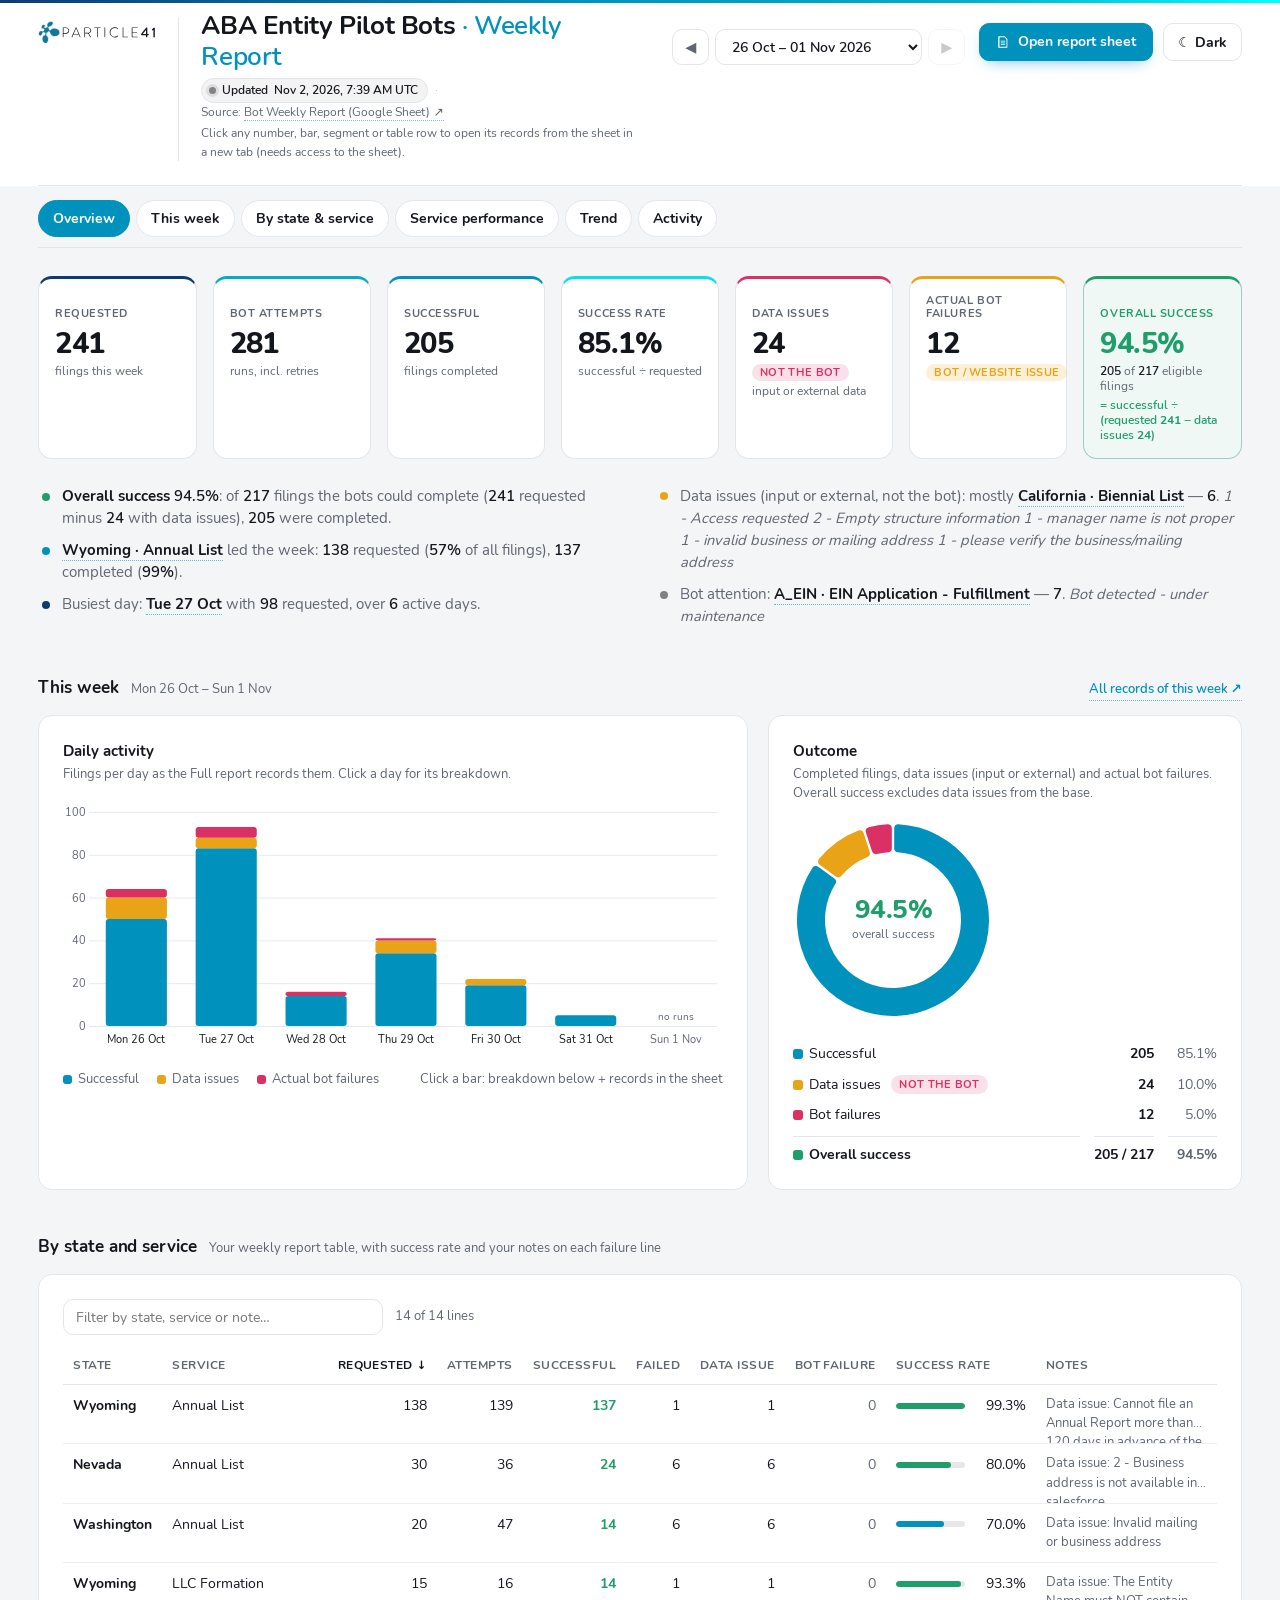
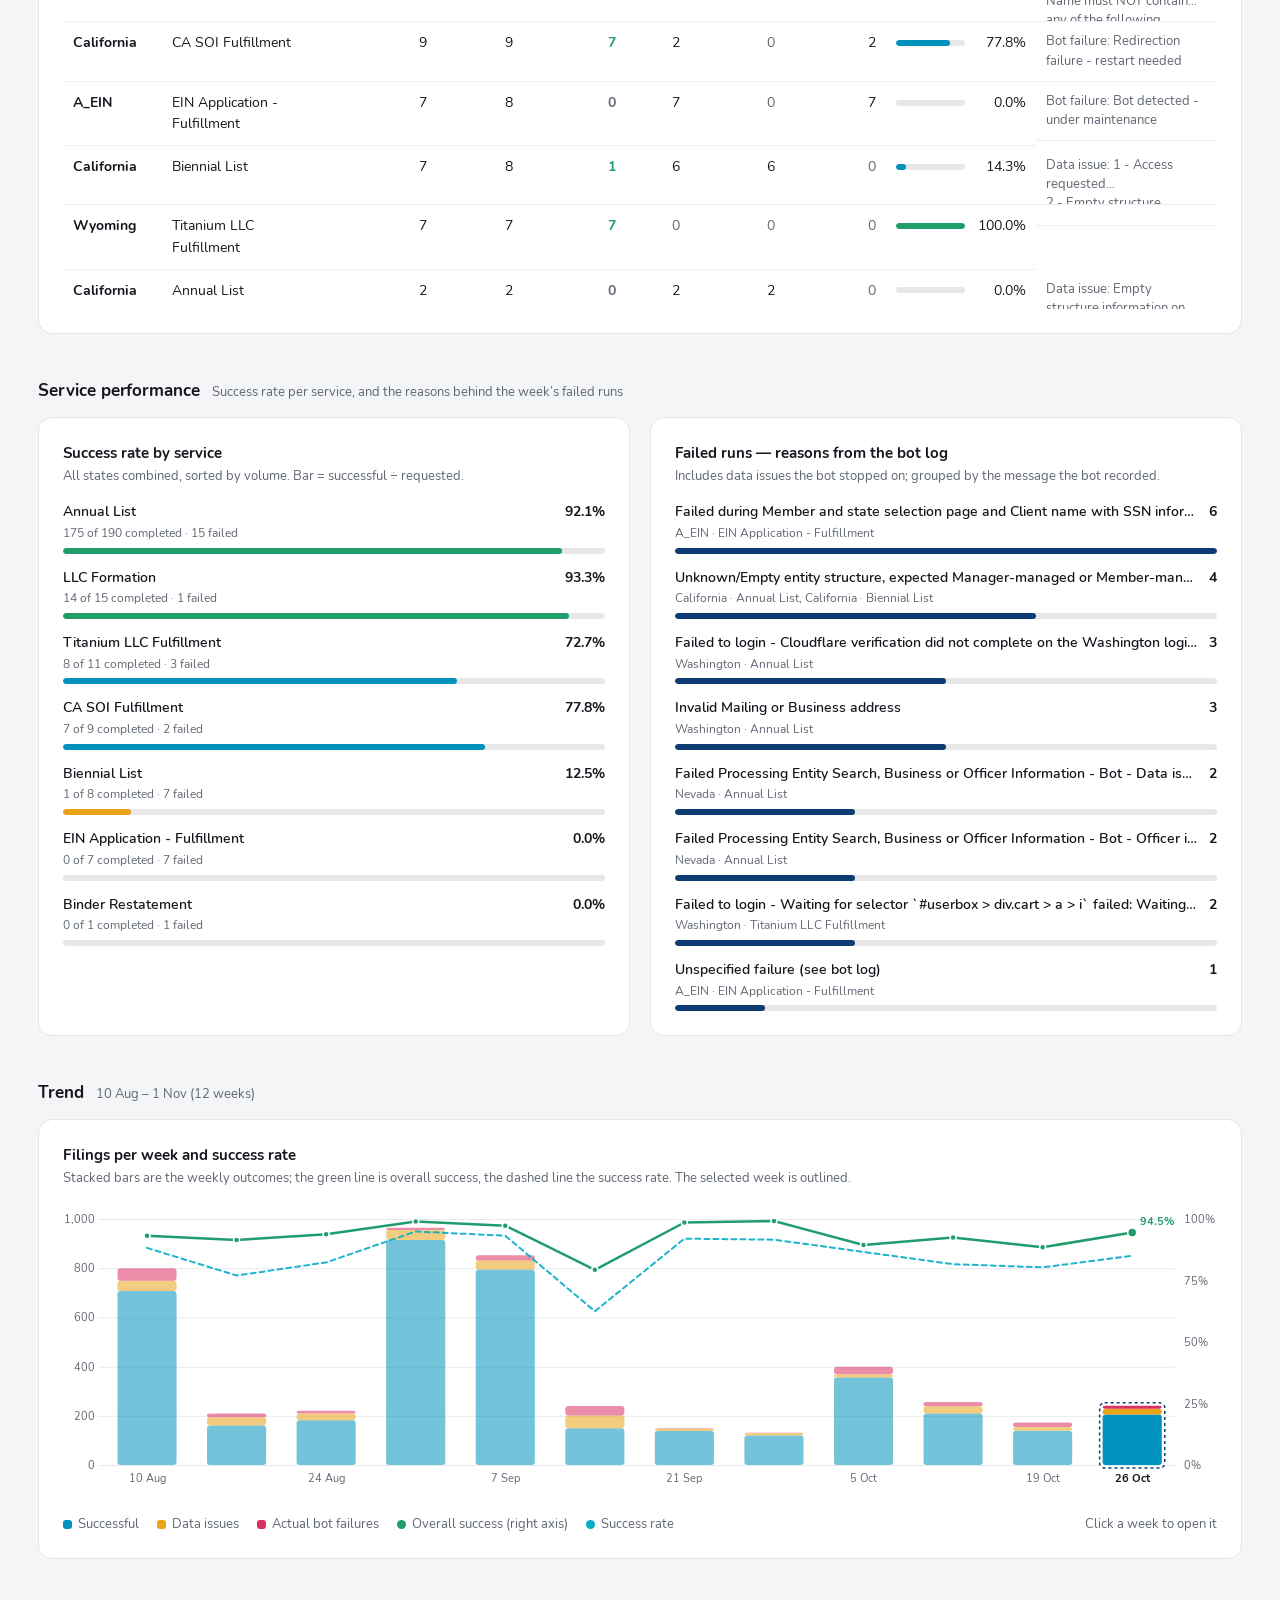
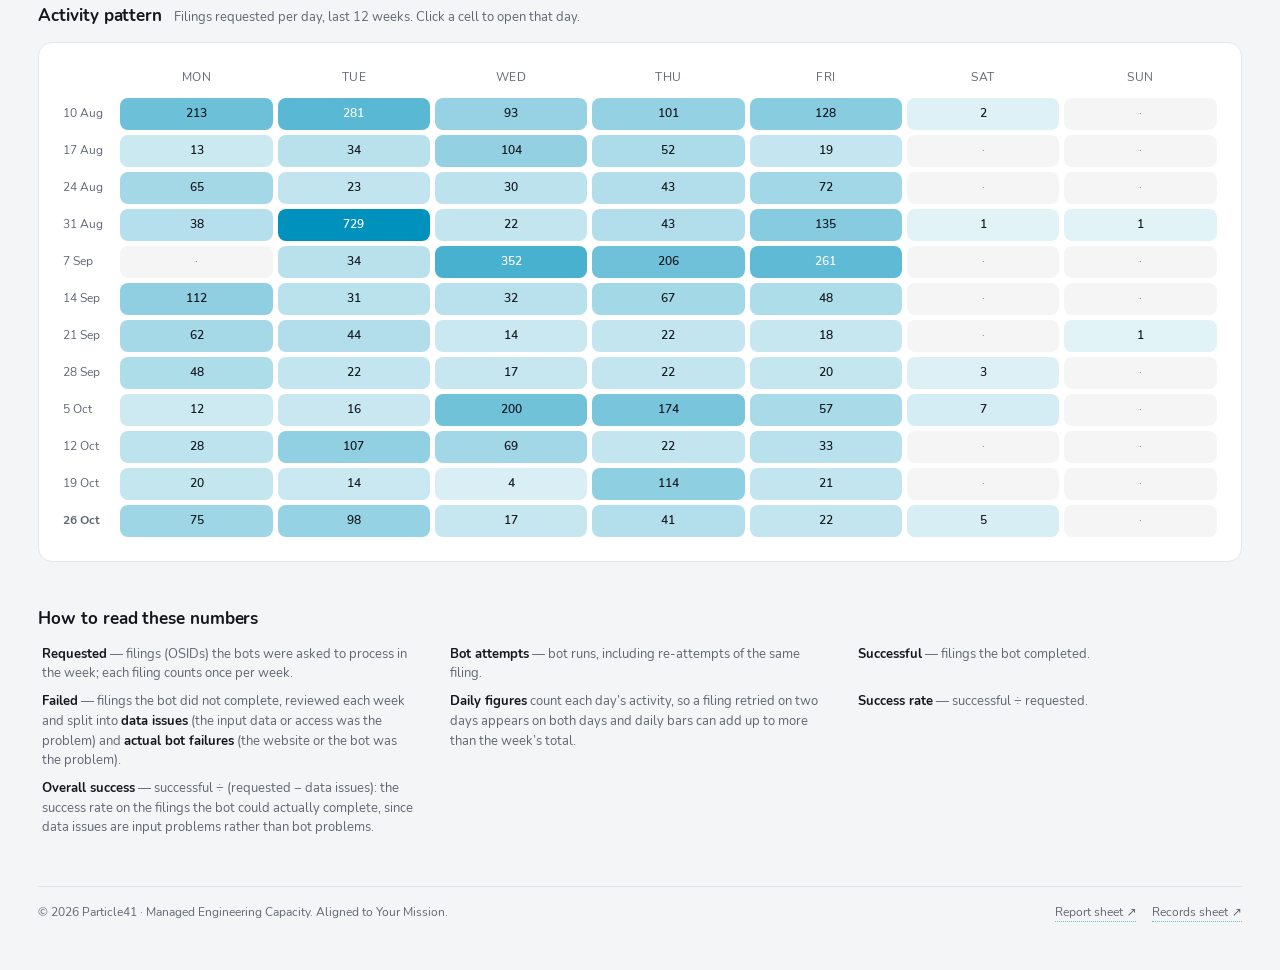
<file: index.html>
<!doctype html>
<html lang="en" data-theme="light">
<head>
<meta charset="utf-8">
<meta name="viewport" content="width=device-width, initial-scale=1">
<title>ABA Entity Pilot Bots — Weekly Report</title>
<meta name="description" content="Weekly performance report for the ABA Entity Pilot Bots: filings requested, completed, failures and their reasons, by state and service.">
<meta name="robots" content="noindex, nofollow">
<link rel="icon" href="assets/favicon.svg" type="image/svg+xml">
<link rel="stylesheet" href="assets/fonts.css?v=33737d2f">
<link rel="stylesheet" href="assets/site.css?v=d83e1eef">
<script>(function(){try{var t=localStorage.getItem('aba-theme');if(t!=='light'&&t!=='dark')t=window.matchMedia&&window.matchMedia('(prefers-color-scheme: dark)').matches?'dark':'light';document.documentElement.setAttribute('data-theme',t);}catch(e){}})();</script>
</head>
<body>
<div class="brandbar" aria-hidden="true"></div>
<main class="page">
<div class="p41" id="top">
  <header class="hdr">
    <div class="hdr-left">
      <svg version="1.1" id="p41-logo" xmlns="http://www.w3.org/2000/svg" xmlns:xlink="http://www.w3.org/1999/xlink"
	 viewBox="0 0 1001.33 196" style="enable-background:new 0 0 1001.33 196;" xml:space="preserve" class="logo" role="img" aria-label="Particle41" width="118" height="23">
<style type="text/css">
	.p41-st0{clip-path:url(#p41-SVGID_2_);}
	.p41-st1{fill:currentColor;}
	.p41-st2{fill:#13779C;}
</style>
<g>
	<defs>
		<rect id="p41-SVGID_1_" width="1001.33" height="196"/>
	</defs>
	<clipPath id="p41-SVGID_2_">
		<use xlink:href="#p41-SVGID_1_"  style="overflow:visible;"/>
	</clipPath>
	<g class="p41-st0">
		<path class="p41-st1" d="M929.56,110.7c2.83,0,5.34-0.02,7.85,0c3.36,0.03,4.04,0.7,4.1,3.94c0.1,5.71-0.14,5.96-5.75,5.96
			c-1.91,0-3.83,0-6.18,0c0,3.04-0.01,5.88,0,8.73c0.01,2.1,0.02,4.2,0.05,6.3c0.02,1.95-0.99,2.91-2.89,2.94
			c-1.92,0.03-3.85,0-5.77,0.02c-2.2,0.02-3.15-1.06-3.13-3.25c0.05-3.94-0.09-7.88,0.05-11.81c0.08-2.09-0.64-2.69-2.68-2.67
			c-11.28,0.08-22.57,0.04-33.85,0.03c-4.3,0-4.56-0.5-4.83-4.85c-0.22-3.47,0.88-6.09,3.08-8.76
			c13.32-16.22,26.48-32.57,39.69-48.89c1.9-2.34,6.13-3.7,8.63-2.3c0.91,0.51,1.56,2.26,1.57,3.44c0.1,14.87,0.06,29.74,0.06,44.61
			C929.55,106.22,929.56,108.3,929.56,110.7z M918.33,77.07c-0.21-0.11-0.42-0.21-0.63-0.32c-9.02,11.03-18.03,22.06-27.09,33.13
			c0.54,0.35,0.68,0.51,0.81,0.52c8.39,0.04,16.77,0.11,25.16,0.01c0.58-0.01,1.61-1.23,1.64-1.93c0.18-3.57,0.1-7.16,0.1-10.75
			C918.33,90.84,918.33,83.95,918.33,77.07z"/>
		<path class="p41-st1" d="M431.49,105.56c2.96,5.27,5.77,10.29,8.59,15.31c2.7,4.8,5.43,9.58,8.12,14.38c1.48,2.64,1.04,3.23-2.02,3.43
			c-2.39,0.16-3.79-0.65-4.97-2.83c-4.87-9.09-10.01-18.03-14.89-27.12c-1.03-1.91-2.17-2.47-4.27-2.44
			c-7.6,0.14-15.21,0.06-23.28,0.06c0,1.21,0,2.3,0,3.39c0.01,8.66-0.02,17.31,0.07,25.97c0.02,2.19-0.93,2.93-2.99,2.96
			c-2.1,0.03-3.15-0.73-2.92-2.93c0.06-0.61,0.01-1.22,0.01-1.84c0.02-25.18,0.03-50.37,0.05-75.55c0-3.48,0.06-3.55,3.5-3.55
			c9.27-0.01,18.54-0.02,27.81,0c13.1,0.03,24.01,8.77,26.2,20.95c2.26,12.55-4.68,24.3-17.16,29.05
			C432.86,105,432.39,105.2,431.49,105.56z M398.95,101.04c9.14,0,17.99,0.38,26.79-0.11c7.66-0.43,13.59-4.45,17.07-11.42
			c6.8-13.63-2.86-28.58-18.73-28.98c-7.69-0.19-15.39-0.05-23.09-0.03c-0.66,0-1.32,0.18-2.04,0.28
			C398.95,74.22,398.95,87.48,398.95,101.04z"/>
		<path class="p41-st1" d="M357.62,138.63c-1.85,0.32-2.93-0.72-3.71-2.59c-2.57-6.12-5.33-12.17-7.91-18.29
			c-0.67-1.58-1.48-2.25-3.28-2.23c-13.64,0.08-27.29,0.09-40.93,0.02c-1.71-0.01-2.45,0.68-3.08,2.14
			c-2.6,6.11-5.28,12.19-7.97,18.27c-1.09,2.47-3.57,3.58-5.92,2.5c-0.44-0.2-0.73-1.61-0.5-2.23c1.01-2.7,2.24-5.31,3.41-7.95
			c10.67-24.05,21.34-48.1,32.02-72.15c0.14-0.32,0.2-0.72,0.43-0.95c0.75-0.74,1.54-1.97,2.34-1.98c0.77-0.01,1.88,1.11,2.28,1.98
			c3.5,7.72,6.88,15.5,10.3,23.26c8.02,18.24,16.04,36.49,24.06,54.73c0.32,0.72,0.64,1.44,0.94,2.17
			C361.3,138.25,361.03,138.65,357.62,138.63z M342.68,110.31c-6.72-15.9-13.28-31.43-20.15-47.7
			c-7.01,16.36-13.67,31.89-20.44,47.7C315.68,110.31,328.91,110.31,342.68,110.31z"/>
		<path class="p41-st1" d="M803.07,60.16c0,10.98,0,21.61,0,32.58c1.17,0,2.18,0,3.2,0c10.93,0,21.87,0.01,32.8,0
			c1.43,0,2.85-0.1,3.25,1.81c0.51,2.43-0.39,3.64-2.95,3.65c-9.71,0.03-19.42,0.02-29.13,0.02c-2.34,0-4.68,0-7.32,0
			c0,1.83,0,3.29,0,4.76c0,9.1,0.07,18.19-0.05,27.29c-0.03,2.27,0.56,3,2.92,2.98c13.03-0.11,26.06-0.04,39.1-0.05
			c1.68,0,3.19,0.07,3.31,2.34c0.11,2.06-0.59,3.09-2.81,3.08c-15.22-0.04-30.44-0.05-45.66,0.02c-2.71,0.01-2.87-1.55-2.87-3.58
			c0.03-15.66,0.02-31.31,0.02-46.97c0-10.06,0.05-20.12-0.02-30.18c-0.02-2.37,0.84-3.22,3.24-3.2
			c14.96,0.08,29.91,0.06,44.87,0.03c1.89,0,3.24,0.25,3.24,2.64c0,2.27-1.11,2.8-3.11,2.79c-9.97-0.05-19.94-0.02-29.91-0.02
			C811.26,60.16,807.33,60.16,803.07,60.16z"/>
		<path class="p41-st1" d="M215.06,109.12c0,6.64,0,13.01,0,19.38c0,2.45-0.07,4.9,0.02,7.35c0.08,2.31-1.2,2.76-3.15,2.78
			c-2.01,0.02-2.81-0.81-2.8-2.83c0.04-12.42,0.01-24.84,0.01-37.27c0-13.38,0-26.77,0.01-40.15c0-3.54,0.12-3.65,3.74-3.65
			c7.79-0.01,15.57-0.01,23.36,0c14.98,0.02,26.9,11.4,27.38,26.14c0.48,14.66-10.75,27.08-25.62,27.93
			c-6.8,0.39-13.64,0.11-20.46,0.15C216.85,108.96,216.16,109.05,215.06,109.12z M215.21,102.87c1.06,0.06,2,0.16,2.94,0.16
			c5.86,0.01,11.72,0.02,17.58,0c12.25-0.04,21.87-9.44,21.92-21.4c0.05-11.7-9.35-20.82-21.68-20.96
			c-6.21-0.07-12.42-0.02-18.63-0.01c-0.67,0-1.34,0.13-2.13,0.21C215.21,74.9,215.21,88.76,215.21,102.87z"/>
		<path class="p41-st1" d="M981.38,75.81c-3.14,1.48-5.72,2.74-8.34,3.92c-2.6,1.17-3.36,0.82-4.31-1.8c-1.6-4.46-1.61-4.47,1.85-7.62
			c4.33-3.94,8.66-7.87,13.01-11.8c1.47-1.32,6.72-2.09,8.38-1.11c0.59,0.35,1.07,1.13,1.3,1.81c0.24,0.72,0.13,1.55,0.13,2.34
			c0.01,24.21,0.01,48.42,0.01,72.63c0,3.98-0.44,4.41-4.33,4.43c-8.47,0.04-7.7,0.52-7.7-7.56c0-17.22,0-34.44,0-51.65
			C981.38,78.37,981.38,77.34,981.38,75.81z"/>
		<path class="p41-st1" d="M654.92,53.56c7.99-0.08,17.09,3.19,24.94,9.89c2.45,2.09,2.25,4.29-0.69,5.6c-0.7,0.31-2.14-0.28-2.87-0.89
			c-6.41-5.32-13.72-8.33-22.02-8.88c-20.47-1.37-38.49,15.07-39.19,35.71c-0.85,24.97,21.33,43.63,45.25,38.09
			c6.03-1.4,11.18-4.48,15.9-8.32c1.78-1.45,2.93-1.22,4.42,0.35c1.47,1.54,1.24,2.6-0.22,3.92c-7.74,6.99-16.86,10.4-27.2,10.82
			c-21.67,0.87-40.99-15.2-44.04-36.67C605.39,76.5,625.6,53.4,654.92,53.56z"/>
		<path class="p41-st1" d="M501.79,60.12c-7.4,0-14.3-0.06-21.19,0.04c-2.24,0.03-3.2-0.69-3.11-3.01c0.08-2.11,1.3-2.35,2.97-2.35
			c6.64,0,13.29-0.05,19.93-0.06c9.53-0.01,19.06,0.03,28.59-0.03c2.04-0.01,3.33,0.31,3.29,2.83c-0.04,2.39-1.29,2.67-3.2,2.66
			c-6.99-0.05-13.97-0.02-21.42-0.02c0,1.26,0,2.35,0,3.44c0.01,23.87,0,47.73,0.05,71.6c0,2.17-0.36,3.47-2.95,3.49
			c-2.85,0.02-3-1.65-2.99-3.77c0.03-23.69,0.03-47.38,0.04-71.07C501.79,62.74,501.79,61.63,501.79,60.12z"/>
		<path class="p41-st1" d="M725.4,133.18c1.58,0,2.71,0,3.83,0c11.01,0,22.03,0.04,33.04-0.01c2.07-0.01,2.72,0.84,2.71,2.84
			c-0.01,1.94-0.77,2.64-2.65,2.63c-13.37-0.03-26.75-0.03-40.12,0.01c-2.05,0.01-2.72-0.89-2.72-2.88
			c0.04-26.05,0.05-52.1,0.01-78.15c0-2.17,0.83-2.89,2.95-2.92c2.37-0.04,2.97,0.99,2.97,3.17c-0.05,23.95-0.02,47.9-0.02,71.85
			C725.4,130.75,725.4,131.77,725.4,133.18z"/>
		<path class="p41-st1" d="M564.59,96.7c0-12.84-0.01-25.69,0-38.53c0-3.18,0.55-3.6,3.69-3.45c1.66,0.08,2.36,0.82,2.34,2.44
			c-0.02,2.8,0,5.59,0.01,8.39c0.01,23.24-0.01,46.47,0.07,69.71c0.01,2.42-0.76,3.56-3.26,3.57c-2.59,0.01-2.93-1.48-2.92-3.59
			c0.05-12.84,0.02-25.69,0.02-38.53C564.56,96.7,564.57,96.7,564.59,96.7z"/>
	</g>
	<g class="p41-st0">
		<path class="p41-st2" d="M95.91,76.69c2.76,0.07,5.52,0.18,8.28,0.18c0.4,0,0.89-0.45,1.2-0.81c7.85-8.91,17.88-13.37,29.55-14.41
			c13.63-1.22,25.94,2.19,36.58,10.94c6.67,5.48,11.15,12.46,12.54,21.04c1.64,10.08-1.47,18.88-8.42,26.24
			c-6.96,7.35-15.72,11.3-25.67,12.63c-14.39,1.92-27.5-1.24-38.88-10.46c-6.69-5.43-11.15-12.36-12.63-20.97
			c-0.37-2.16-0.42-4.39-0.4-6.59c0.01-1.04-0.3-1.51-1.21-1.79c-1.63-0.49-3.26-0.98-4.88-1.51c-0.99-0.33-1.63-0.05-2.23,0.82
			c-3.75,5.38-8.63,9.37-14.83,11.62c-1.21,0.44-1.43,1.29-1.5,2.33c-0.29,4.29-0.28,8.62-0.94,12.84
			c-0.54,3.53,0.56,5.62,3.28,7.92c6.95,5.87,10.44,13.88,11.89,22.69c1.46,8.9,0.71,17.65-3.33,25.89
			c-3.36,6.86-8.28,12.17-15.77,14.4c-8.56,2.55-16.11,0.16-22.63-5.65c-6.43-5.73-9.92-13.14-11.6-21.45
			c-1.92-9.5-1.1-18.75,3.19-27.51c3.78-7.73,9.64-13.03,18.27-14.93c0.56-0.12,1.26-0.84,1.4-1.4c1.04-4.22,1.93-8.48,2.94-12.71
			c0.24-1.02-0.01-1.49-1-1.82c-3.26-1.07-5.92-3.05-8.26-5.53c-0.38-0.4-1.37-0.64-1.9-0.44c-3.49,1.3-6.91,2.8-10.4,4.09
			c-1.23,0.46-1.38,1.4-1.54,2.36c-0.83,5.08-2.77,9.7-5.72,13.89c-2.51,3.56-5.56,6.55-9.68,8.26c-7.24,3-14.37-0.08-17.1-7.41
			c-2.17-5.82-1.82-11.67-0.04-17.47c2.13-6.96,5.76-12.91,12.09-16.88c5.82-3.65,12.32-3.35,16.89,1.67
			c0.41,0.45,1.34,0.74,1.95,0.64c3.05-0.51,6.07-1.13,9.08-1.83c0.52-0.12,1.21-0.76,1.3-1.25c0.43-2.54,0.48-5.16,1.08-7.65
			c0.59-2.49,1.67-4.87,2.63-7.57c-1.45-1.1-3-2.39-4.68-3.48c-0.43-0.28-1.3-0.05-1.9,0.16c-2.83,0.96-5.64,1.78-8.69,1.12
			c-4.72-1.01-7.88-4.41-8.52-9.2c-0.86-6.42,1.48-11.93,5.02-17.01c3.39-4.87,7.72-8.73,13.41-10.74
			c4.14-1.46,8.29-1.71,12.12,1.05c2.51,1.81,3.79,4.35,4.19,7.35c0.64,4.83-0.48,9.35-2.9,13.46c-1.08,1.84-0.99,3.05,0.48,4.4
			c0.55,0.5,0.99,1.12,1.54,1.76c0.58-0.31,1.1-0.52,1.55-0.84c3.89-2.71,8.26-4.06,12.92-4.46c1.27-0.11,1.79-0.61,2.06-1.73
			c0.37-1.53,0.87-3.03,1.18-4.58c0.12-0.62,0.09-1.47-0.25-1.95c-3.91-5.62-3.64-11.53-1.08-17.45
			c3.99-9.22,11.17-15.3,20.03-19.57c4.48-2.16,9.25-3.26,14.21-3.68c7.94-0.67,15.76,3.82,18.07,10.5
			c1.66,4.83,0.93,9.54-1.2,13.98c-5.16,10.78-13.92,17.43-25.09,21.09c-1.9,0.62-3.93,0.88-5.91,1.24
			c-1.18,0.21-2.08,0.61-2.66,1.8c-0.83,1.7-1.9,3.28-2.74,4.98c-0.25,0.5-0.31,1.45,0,1.81c3.99,4.74,5.39,10.24,5.11,16.3
			C95.72,75.73,95.82,76.04,95.91,76.69z M94.62,77.7c-0.08-0.38-0.16-0.57-0.14-0.75c0.69-6.65-0.72-12.65-5.32-17.74
			c-0.28-0.31-0.23-1.21,0.01-1.66c1.21-2.29,2.47-4.56,3.84-6.75c0.35-0.56,1.15-1.1,1.79-1.17c6.82-0.74,12.97-3.23,18.51-7.17
			c6.48-4.61,11.7-10.28,13.89-18.16c1.55-5.59,0.85-10.81-3.59-15.01c-3.42-3.23-7.73-4.17-12.22-4.33
			c-5.22-0.19-10.15,1.24-14.8,3.45c-8.78,4.15-15.82,10.19-19.73,19.31c-1.96,4.57-2.76,9.49-0.05,13.87
			c1.8,2.91,1.81,5.38,0.74,8.26c-0.24,0.64-0.4,1.33-0.5,2.02c-0.22,1.5-1,2.04-2.56,2.05c-4.2,0.02-8.06,1.34-11.64,3.51
			c-1.17,0.71-2.32,1.45-3.53,2.21c-1.54-1.89-2.97-3.65-4.41-5.42c0.54-0.94,1.04-1.74,1.48-2.58c1.92-3.61,3.22-7.4,3.11-11.56
			c-0.18-6.78-5.53-11.05-12.13-9.76C40.39,31.68,35.5,36,31.55,41.54c-3.06,4.3-5.05,9.04-4.92,14.45
			c0.15,6.07,4.27,10.14,10.29,9.86c2.09-0.1,4.13-0.99,6.21-1.43c0.67-0.14,1.59-0.31,2.07,0.02c2.02,1.38,3.93,2.93,5.96,4.49
			c-0.46,0.91-0.87,1.68-1.24,2.47c-1.85,4-3.03,8.16-2.89,12.61c0.05,1.62-0.42,2.49-2.27,2.74c-3.3,0.46-6.54,1.33-9.83,1.91
			c-0.61,0.11-1.59-0.16-1.94-0.62c-3.8-4.9-10.24-5.48-15.87-1.98c-4.75,2.95-7.94,7.22-10.1,12.24
			c-2.93,6.8-4.11,13.79-1.32,20.97c2.19,5.64,7.19,8.48,12.96,7.29c3.44-0.71,6.27-2.61,8.7-5.11c4.77-4.92,7.54-10.84,8.59-17.57
			c0.21-1.32,0.74-2.11,2.04-2.6c3.72-1.4,7.4-2.91,11.07-4.43c0.93-0.39,1.57-0.42,2.26,0.48c2.3,3,5.34,5.02,8.96,6.05
			c1.28,0.37,1.36,1.01,1.1,2.1c-0.95,3.99-2.04,7.95-2.69,11.99c-0.42,2.6-1.45,3.67-4.11,4.31c-8.42,2.02-13.62,7.9-16.9,15.57
			c-3.4,7.95-4.01,16.25-2.32,24.7c1.83,9.2,5.82,17.22,13.54,22.95c4.28,3.18,9.14,4.99,14.52,4.53
			c8.18-0.7,14.15-5.09,18.29-11.97c4.65-7.73,6.2-16.18,5.14-25.12c-1.32-11.13-5.55-20.66-14.92-27.43
			c-0.45-0.32-0.84-1.1-0.8-1.64c0.38-6.24,0.86-12.48,1.25-18.72c0.06-0.98,0.38-1.48,1.29-1.79c6.64-2.28,11.8-6.48,15.65-12.31
			c0.62-0.94,1.26-1.03,2.21-0.71c1.98,0.65,3.95,1.33,5.97,1.84c1.36,0.34,1.74,1.01,1.68,2.39c-0.49,10.14,3.48,18.48,10.7,25.34
			c7.76,7.36,17.16,11.17,27.74,12.2c12.75,1.25,24.4-1.61,34.35-9.89c7.19-5.99,11.27-13.71,11.28-23.25
			c0.01-9.04-3.69-16.61-10.07-22.76c-11.05-10.65-24.49-14.42-39.54-12.76c-11.11,1.23-20.56,5.8-27.89,14.43
			c-0.35,0.41-1.06,0.76-1.59,0.74C101.02,78.06,97.87,77.86,94.62,77.7z"/>
		<path class="p41-st2" d="M63.23,101.42c-5.54-0.64-9.72-3.42-12.55-8.15c-0.35,0.03-0.62-0.01-0.83,0.08
			c-5.22,2.07-10.45,4.13-15.63,6.29c-0.52,0.22-1.02,1.08-1.1,1.7c-0.9,6.83-3.34,12.96-8.22,17.92c-1.36,1.38-2.96,2.62-4.66,3.53
			c-5.67,3.05-11.28,0.87-13.46-5.19c-2.33-6.49-1.29-12.83,1.34-18.98c1.99-4.68,4.88-8.69,9.27-11.47
			c4.24-2.69,10.13-3.1,13.56,2.48c0.27,0.45,1.27,0.77,1.84,0.67c4.78-0.86,9.53-1.86,14.29-2.77c1.05-0.2,1.53-0.67,1.4-1.79
			c-0.7-5.95,0.93-11.37,3.86-16.47c0.25-0.43,0.45-0.89,0.76-1.51c-2.94-2.25-5.81-4.51-8.78-6.64c-0.38-0.27-1.25,0.03-1.86,0.19
			c-2.17,0.57-4.3,1.45-6.51,1.75c-4.93,0.67-7.69-3.29-7.93-7.4c-0.23-3.86,0.87-7.38,2.68-10.7c3.09-5.65,7.3-10.2,13.45-12.51
			c1.82-0.69,3.98-1.1,5.88-0.85c3.81,0.48,6.05,3.48,6.24,7.43c0.24,4.75-1.36,8.95-3.93,12.81c-0.87,1.31-0.95,2.2,0.16,3.41
			c1.91,2.09,3.63,4.36,5.56,6.71c0.59-0.41,1.1-0.73,1.57-1.1c4.75-3.62,9.94-6,16.09-5.59c1.14,0.08,1.74-0.27,2.02-1.42
			c0.74-3.06,1.6-6.1,2.34-9.16c0.13-0.52,0.06-1.33-0.27-1.69c-4.1-4.55-3.89-9.65-1.9-14.91c2.08-5.47,5.81-9.75,10.33-13.34
			c5.59-4.46,11.91-7.37,19.05-8.26c4.57-0.56,9.01,0.02,12.83,2.8c4.39,3.19,5.73,8.6,3.81,14.53c-2.3,7.12-7.09,12.31-13.1,16.46
			c-5.6,3.87-11.73,6.38-18.62,6.83c-0.55,0.04-1.25,0.58-1.55,1.09c-1.78,2.98-3.44,6.04-5.2,9.04c-0.51,0.87-0.39,1.41,0.34,2.12
			c4.8,4.6,6.22,10.35,5.49,16.78c-0.1,0.86-0.17,1.73-0.26,2.6c0.36,0.15,0.59,0.31,0.82,0.32c4.23,0.19,8.46,0.39,12.69,0.5
			c0.51,0.01,1.19-0.41,1.53-0.84c6.87-8.66,16.02-13.08,26.82-14.37c12.09-1.44,23.28,1.05,33.2,8.23
			c7.11,5.14,12.09,11.85,13.57,20.7c1.53,9.13-1.17,17.04-7.43,23.74c-6.2,6.64-14.06,10.29-22.9,11.58
			c-13.54,1.96-26.04-0.79-36.84-9.54c-6.58-5.33-10.77-12.19-11.86-20.69c-0.27-2.1-0.06-4.29,0.16-6.42
			c0.13-1.25-0.13-1.85-1.36-2.2c-3.33-0.96-6.64-2.01-9.95-3.06c-1.02-0.32-1.59-0.04-2.15,0.88c-3.9,6.39-9.24,11-16.55,13.05
			c-1.28,0.36-1.45,1.25-1.53,2.28c-0.29,4.03-0.56,8.07-0.84,12.1c-0.19,2.84-0.42,5.67-0.53,8.51c-0.02,0.59,0.22,1.47,0.65,1.75
			c8.33,5.33,12.53,13.31,14.51,22.66c2.1,9.95,1.03,19.54-4.38,28.29c-4.22,6.83-10.22,10.99-18.63,10.57
			c-5.38-0.26-9.8-2.78-13.55-6.46c-5.61-5.51-8.66-12.38-9.95-20.02c-1.43-8.47-0.76-16.77,3.16-24.55
			c3.75-7.44,9.36-12.48,18.05-13.3c0.46-0.04,1.14-0.64,1.25-1.09c1.49-6.32,2.89-12.66,4.31-19
			C63.33,102.15,63.27,101.96,63.23,101.42z"/>
	</g>
</g>
</svg>
      <div class="divider"></div>
      <div>
        <h1>ABA Entity Pilot Bots <span class="accent">· Weekly Report</span></h1>
        <p class="meta" id="meta-line"><span class="status" id="status-pill"><i></i>Updated <span data-source="meta" data-field="generated_at" data-row="0">—</span></span> <span class="sep">·</span> <span class="src">Source: <a class="srclink" href="https://docs.google.com/spreadsheets/d/1MYS5uFP98sC8SKEyWMx2gqQgsGJTbV4cogqcWTJj4cY/edit?gid=726975820#gid=726975820" target="_blank" rel="noopener">Bot Weekly Report (Google Sheet) ↗</a></span></p>
        <p class="meta hint">Click any number, bar, segment or table row to open its records from the sheet in a new tab (needs access to the sheet).</p>
      </div>
    </div>
    <div class="actions">
      <div class="wk" id="week-nav">
        <button type="button" class="prev" aria-label="Previous week">◀</button>
        <select class="wsel" aria-label="Week"></select>
        <button type="button" class="next" aria-label="Next week">▶</button>
        <button type="button" class="btn latest" title="Jump to the latest week">↻ Latest week</button>
      </div>
      <div class="tools">
        <a class="btn primary" id="sheet-link" href="https://docs.google.com/spreadsheets/d/1MYS5uFP98sC8SKEyWMx2gqQgsGJTbV4cogqcWTJj4cY/edit?gid=726975820#gid=726975820" target="_blank" rel="noopener" title="Open the main Bot Weekly Report sheet — every record behind this report"><svg class="ico" viewBox="0 0 16 16" width="14" height="14" aria-hidden="true"><path fill="currentColor" d="M3 1.5h7l3 3V14a.5.5 0 0 1-.5.5h-9.5A.5.5 0 0 1 2.5 14V2a.5.5 0 0 1 .5-.5zm1 1v11h8V5.2L9.8 2.5H4zm1.5 4h5v1h-5v-1zm0 2h5v1h-5v-1zm0 2h5v1h-5v-1z"/></svg>Open report sheet</a>
        <button type="button" class="btn theme" id="theme-toggle" aria-label="Switch theme">☾ Dark</button>
      </div>
    </div>
  </header>
  <nav class="subnav" id="subnav" aria-label="Sections">
    <button type="button" data-go="kpis" class="on">Overview</button>
    <button type="button" data-go="this-week">This week</button>
    <button type="button" data-go="breakdown">By state &amp; service</button>
    <button type="button" data-go="failures">Service performance</button>
    <button type="button" data-go="trend">Trend</button>
    <button type="button" data-go="pattern">Activity</button>
  </nav>

  <section class="kpis" id="kpis" data-fetchpriority="high">
    <div class="kpi reveal" style="--kc: var(--p-navy)"><div class="lbl">Requested</div><div class="val" data-source="week_kpis" data-field="requested" data-metric="requested">—</div><div class="cap">filings this week</div></div>
    <div class="kpi reveal" style="--kc: var(--p-cerulean)"><div class="lbl">Bot attempts</div><div class="val" data-source="week_kpis" data-field="attempted" data-metric="attempted">—</div><div class="cap">runs, incl. retries</div></div>
    <div class="kpi reveal" style="--kc: var(--p-blue)"><div class="lbl">Successful</div><div class="val" data-source="week_kpis" data-field="successful" data-metric="successful">—</div><div class="cap">filings completed</div></div>
    <div class="kpi reveal" style="--kc: var(--p-mint)"><div class="lbl">Success rate</div><div class="val" data-source="week_kpis" data-field="success_rate" data-metric="success_rate">—</div><div class="cap">successful ÷ requested</div></div>
    <div class="kpi reveal" style="--kc: var(--p-ruby)"><div class="lbl">Data issues</div><div class="val" data-source="week_kpis" data-field="data_issue" data-metric="data_issue">—</div><div class="cap"><span class="tag tag-red">Not the bot</span><span class="capx">input or external data</span></div></div>
    <div class="kpi reveal" style="--kc: var(--p-amber)"><div class="lbl">Actual bot failures</div><div class="val" data-source="week_kpis" data-field="actual_failure" data-metric="actual_failure">—</div><div class="cap"><span class="tag tag-amber">Bot / website issue</span></div></div>
    <div class="kpi reveal good" style="--kc: var(--p-green)"><div class="lbl">Overall success</div><div class="val" data-source="week_kpis" data-field="overall_success" data-metric="overall_success">—</div><div class="cap" id="kpi-overall-sub"></div></div>
  </section>

  <section class="hl" id="highlights" aria-label="Highlights"></section>

  <section class="sec" id="this-week">
    <div class="sec-title"><h2>This week</h2><span id="week-range-label"></span><a id="week-records-link" class="rlink" target="_blank" rel="noopener" hidden title="Open all records of this week from the sheet">All records of this week ↗</a></div>
    <div class="grid wide-left">
      <div class="card reveal" id="daily-card">
        <h3>Daily activity</h3>
        <p class="note">Filings per day as the Full report records them. Click a day for its breakdown.</p>
        <div class="chart dash-skeleton" id="daily-chart" data-source="daily"></div>
        <div class="legend" id="daily-legend"></div>
      </div>
      <div class="card reveal" id="outcome-card">
        <h3>Outcome</h3>
        <p class="note">Completed filings, data issues (input or external) and actual bot failures. Overall success excludes data issues from the base.</p>
        <div class="donut-wrap">
          <div class="chart dash-skeleton" id="donut-chart" data-source="weeks"></div>
          <div class="donut-legend" id="donut-legend"></div>
        </div>
      </div>
    </div>
    <div class="card reveal" id="dd-card" hidden style="margin-top: 20px">
      <div class="dd-head"><h3 id="dd-title">Day</h3><span class="note" id="dd-sub" style="margin:0"></span><button type="button" class="btn x" id="dd-close">Close ×</button></div>
      <div class="tbl-box" style="margin-top: 14px" data-fetchpriority="low">
        <table id="dd-table" data-source="daily_breakdown" data-row-key="key">
          <thead><tr>
            <th data-field="state">State</th><th data-field="service">Service</th>
            <th class="n" data-field="requested">Requested</th><th class="n narrow-hide" data-field="attempted">Attempts</th>
            <th class="n" data-field="successful">Successful</th><th class="n" data-field="failed">Failed</th>
            <th class="n" data-field="data_issue">Data issue</th><th class="n" data-field="actual_failure">Bot failure</th>
            <th data-field="notes">Notes</th>
          </tr></thead>
          <tbody></tbody>
        </table>
      </div>
    </div>
  </section>

  <section class="sec" id="breakdown">
    <div class="sec-title"><h2>By state and service</h2><span>Your weekly report table, with success rate and your notes on each failure line</span></div>
    <div class="card reveal">
      <div class="tbl-tools">
        <input type="search" id="bd-search" placeholder="Filter by state, service or note…" aria-label="Filter rows">
        <span class="cnt" id="bd-count"></span>
      </div>
      <div class="tbl-box" data-fetchpriority="low">
        <table id="bd-table" data-source="weekly_breakdown" data-row-key="key">
          <thead><tr>
            <th data-field="state"><button type="button" data-sort="state">State</button></th>
            <th data-field="service"><button type="button" data-sort="service">Service</button></th>
            <th class="n" data-field="requested"><button type="button" data-sort="requested">Requested</button></th>
            <th class="n narrow-hide" data-field="attempted"><button type="button" data-sort="attempted">Attempts</button></th>
            <th class="n" data-field="successful"><button type="button" data-sort="successful">Successful</button></th>
            <th class="n" data-field="failed"><button type="button" data-sort="failed">Failed</button></th>
            <th class="n" data-field="data_issue"><button type="button" data-sort="data_issue">Data issue</button></th>
            <th class="n" data-field="actual_failure"><button type="button" data-sort="actual_failure">Bot failure</button></th>
            <th class="rate" data-source="breakdown_rates" data-field="success_rate"><button type="button" data-sort="success_rate">Success rate</button></th>
            <th data-field="notes">Notes</th>
          </tr></thead>
          <tbody></tbody>
        </table>
      </div>
    </div>
  </section>

  <section class="sec" id="failures">
    <div class="sec-title"><h2>Service performance</h2><span>Success rate per service, and the reasons behind the week’s failed runs</span></div>
    <div class="grid two">
      <div class="card reveal" id="svc-card">
        <h3>Success rate by service</h3>
        <p class="note">All states combined, sorted by volume. Bar = successful ÷ requested.</p>
        <div class="hbars" id="svc-bars" data-source="service_rates"></div>
      </div>
      <div class="card reveal" id="reason-card">
        <h3>Failed runs — reasons from the bot log</h3>
        <p class="note">Includes data issues the bot stopped on; grouped by the message the bot recorded.</p>
        <div class="hbars" id="reason-bars" data-source="reasons_by_week"></div>
      </div>
    </div>
  </section>

  <section class="sec" id="trend">
    <div class="sec-title"><h2>Trend</h2><span id="trend-sub">Last 12 weeks</span></div>
    <div class="card reveal">
      <h3>Filings per week and success rate</h3>
      <p class="note">Stacked bars are the weekly outcomes; the green line is overall success, the dashed line the success rate. The selected week is outlined.</p>
      <div class="chart dash-skeleton" id="trend-chart" data-source="week_kpis"></div>
      <div class="legend" id="trend-legend"></div>
    </div>
  </section>

  <section class="sec" id="pattern">
    <div class="sec-title"><h2>Activity pattern</h2><span>Filings requested per day, last 12 weeks. Click a cell to open that day.</span></div>
    <div class="card reveal">
      <div class="heat" id="heat" data-source="daily"></div>
    </div>
  </section>

  <section class="sec" id="notes-sec" hidden>
    <div class="sec-title"><h2>Notes</h2></div>
    <div class="card reveal">
      <p class="notes-text" id="notes-text" data-source="notes" data-field="note">—</p>
    </div>
  </section>

  <section class="sec" id="definitions">
    <div class="sec-title"><h2>How to read these numbers</h2></div>
    <div class="defs">
      <div><b>Requested</b> — filings (OSIDs) the bots were asked to process in the week; each filing counts once per week.</div>
      <div><b>Bot attempts</b> — bot runs, including re-attempts of the same filing.</div>
      <div><b>Successful</b> — filings the bot completed.</div>
      <div><b>Failed</b> — filings the bot did not complete, reviewed each week and split into <b>data issues</b> (the input data or access was the problem) and <b>actual bot failures</b> (the website or the bot was the problem).</div>
      <div><b>Daily figures</b> count each day’s activity, so a filing retried on two days appears on both days and daily bars can add up to more than the week’s total.</div>
      <div><b>Success rate</b> — successful ÷ requested.</div>
      <div><b>Overall success</b> — successful ÷ (requested − data issues): the success rate on the filings the bot could actually complete, since data issues are input problems rather than bot problems.</div>
    </div>
  </section>

  <footer class="foot"><span>© <span id="yr"></span> Particle41 · Managed Engineering Capacity. Aligned to Your Mission.</span><span class="flinks"><a href="https://docs.google.com/spreadsheets/d/1MYS5uFP98sC8SKEyWMx2gqQgsGJTbV4cogqcWTJj4cY/edit?gid=726975820#gid=726975820" target="_blank" rel="noopener">Report sheet ↗</a><a href="https://docs.google.com/spreadsheets/d/1T02aCJf0JIShzG0zeC3hkqhQUIIm-P7YvMM2kMzsTEc/edit" target="_blank" rel="noopener">Records sheet ↗</a></span></footer>
</div>

</main>
<script src="assets/d3.min.js?v=f2094bbf"></script>
<script src="assets/site.js?v=da735b81"></script>
<script src="assets/app.js?v=73e6d11b"></script>
</body>
</html>
</file>
<file: assets/fonts.css>
@font-face { font-family: 'Nunito'; font-style: normal; font-weight: 400; font-display: swap; src: url('fonts/nunito-400.woff2') format('woff2'); }
@font-face { font-family: 'Nunito'; font-style: normal; font-weight: 600; font-display: swap; src: url('fonts/nunito-600.woff2') format('woff2'); }
@font-face { font-family: 'Nunito'; font-style: normal; font-weight: 700; font-display: swap; src: url('fonts/nunito-700.woff2') format('woff2'); }
@font-face { font-family: 'Nunito'; font-style: normal; font-weight: 800; font-display: swap; src: url('fonts/nunito-800.woff2') format('woff2'); }
</file>
<file: assets/site.css>
/* ---------- ABA Entity Pilot Bots — weekly report (standalone site) ---------- */
:root {
  --color-bg: #F4F5F7; --color-panel: #FFFFFF; --color-fg: #14161D; --color-fg-muted: #5F6672; --color-border-line: #E2E5EA;
  --color-bad: #DB3063; --color-ok: #1F9D6B; --color-warn: #E8A317;
  --cds-surface-popover: #FFFFFF; --cds-border: #D9DDE1; --cds-radius: 10px; --cds-shadow-popover: 0 8px 28px rgba(13, 60, 114, .14);
  --cds-pad-xs: 6px; --cds-pad-sm: 10px; --cds-pad-md: 16px; --cds-pad-lg: 24px; --cds-gap-xs: 6px; --cds-gap-sm: 10px; --cds-gap-md: 16px; --cds-gap-lg: 24px;
  --cds-font-size-caption: 12px; --cds-font-size-body: 14px; --cds-font-size-heading: 15px; --cds-text-secondary: #5F6672;
  --cds-dur-slow: .5s; --cds-ease-out: cubic-bezier(.2, .7, .2, 1); --cds-chart-grid: #E6E9EE;
  --font-base: 'Nunito', system-ui, -apple-system, 'Segoe UI', sans-serif;
  color-scheme: light;
}
:root[data-theme=dark] {
  --color-bg: #0F1115; --color-panel: #171A21; --color-fg: #EEF1F5; --color-fg-muted: #9AA3AF; --color-border-line: #272C35;
  --cds-surface-popover: #1E232B; --cds-border: #2F3540; --cds-shadow-popover: 0 8px 28px rgba(0, 0, 0, .55); --cds-text-secondary: #9AA3AF; --cds-chart-grid: #272C35;
  color-scheme: dark;
}
html { background: var(--color-bg); scroll-behavior: smooth; }
.brandbar { height: 3px; background: linear-gradient(90deg, #0D3C72 0%, #0092BC 45%, #05ACC8 75%, #01FEFE 100%); }
body { margin: 0; background: var(--color-bg); color: var(--color-fg); font-family: var(--font-base); -webkit-font-smoothing: antialiased; }
.page { padding: 0 clamp(16px, 3vw, 48px) 48px; }
.dash-skeleton { position: relative; color: transparent !important; border-radius: 8px; min-height: 1em;
  background: linear-gradient(90deg, var(--color-border-line) 25%, color-mix(in srgb, var(--color-border-line) 45%, transparent) 50%, var(--color-border-line) 75%);
  background-size: 200% 100%; animation: aba-shimmer 1.4s linear infinite; }
@keyframes aba-shimmer { from { background-position: 200% 0; } to { background-position: -200% 0; } }
/* header as a full-width band */
.p41 .hdr { background: var(--color-panel); box-shadow: 0 0 0 100vmax var(--color-panel); clip-path: inset(0 -100vmax); padding-top: 22px; padding-bottom: 22px; margin-bottom: 4px; }
.p41 .hdr .meta { max-width: 70ch; }
@media (max-width: 720px) { .p41 .hdr img, .p41 .hdr .logo { width: 100px; } .p41 .hdr .divider { display: none; } }

.p41 {
  --p-navy: #0D3C72; --p-blue: #0092BC; --p-cerulean: #05ACC8; --p-mint: #0BE0E9; --p-ruby: #DB3063;
  --p-amber: #E8A317; --p-green: #1F9D6B; --p-gray: #808285;
  --p-bar-muted: color-mix(in srgb, var(--color-fg) 10%, transparent);
  --p-line: var(--color-border-line);
  --p-font: 'Nunito', var(--font-base), 'Segoe UI', Arial, sans-serif;
  --p-radius: 14px;
  font-family: var(--p-font); color: var(--color-fg); max-width: 1440px; margin-inline: auto;
  font-variant-numeric: tabular-nums; line-height: 1.5; font-size: 14px;
}
.p41.is-dark {
  --p-navy: #8FB8E8; --p-blue: #35B4DB; --p-cerulean: #4FC9DE; --p-ruby: #F0608A; --p-amber: #F2B547; --p-green: #4FC28F; --p-gray: #9DA1A6;
  --p-bar-muted: color-mix(in srgb, var(--color-fg) 14%, transparent);
}
.p41 * { box-sizing: border-box; }
.p41 .muted { color: var(--color-fg-muted); }

/* ---------- header ---------- */
.p41 .hdr { display: flex; flex-wrap: wrap; gap: 20px 32px; align-items: flex-start; justify-content: space-between; padding: 8px 0 24px; border-bottom: 1px solid var(--p-line); }
.p41 .hdr-left { display: flex; gap: 22px; align-items: flex-start; min-width: 0; flex: 1 1 460px; }
.p41 .hdr .logo { width: 118px; height: auto; display: block; margin-top: 10px; flex: none; color: var(--color-fg); }
.p41 .hdr .divider { width: 1px; align-self: stretch; background: var(--p-line); margin-top: 6px; }
.p41 h1 { font-family: var(--p-font); font-weight: 700; font-size: clamp(1.25rem, 2.2vw, 1.6rem); letter-spacing: -0.015em; margin: 0 0 6px; line-height: 1.2; }
.p41 h1 .accent { color: var(--p-blue); font-weight: 600; }
.p41 .takeaway { margin: 0; font-size: 0.98rem; color: var(--color-fg-muted); max-width: 64ch; line-height: 1.55; }
.p41 .takeaway b, .p41 .takeaway span { color: var(--color-fg); font-weight: 600; }
.p41 .takeaway b.wk { font-weight: 700; }
.p41 .meta { margin: 6px 0 0; font-size: 0.78rem; color: var(--color-fg-muted); }
.p41 .meta .sep { margin: 0 4px; opacity: .6; }
.p41 .status { display: inline-flex; align-items: center; gap: 6px; padding: 2px 9px 2px 7px; border-radius: 999px; background: color-mix(in srgb, var(--color-fg) 5%, transparent); border: 1px solid var(--p-line); color: var(--color-fg); font-weight: 600; }
.p41 .status i { width: 7px; height: 7px; border-radius: 50%; background: var(--p-gray); box-shadow: 0 0 0 3px color-mix(in srgb, var(--p-gray) 20%, transparent); }
.p41 .status.live i { background: var(--p-green); box-shadow: 0 0 0 3px color-mix(in srgb, var(--p-green) 22%, transparent); }
.p41 .srclink { color: var(--color-fg-muted); text-decoration: none; border-bottom: 1px dotted color-mix(in srgb, var(--p-blue) 55%, transparent); white-space: nowrap; }
.p41 .meta .status, .p41 .meta .src { white-space: nowrap; }
.p41 .srclink:hover { color: var(--p-blue); border-bottom-style: solid; }
.p41 .actions { display: flex; flex-wrap: wrap; align-items: center; justify-content: flex-end; gap: 10px 14px; flex: 0 0 auto; margin-top: 8px; }
.p41 .tools { display: flex; align-items: center; gap: 10px; }
.p41 .btn.latest { height: 38px; font-size: 0.84rem; font-weight: 700; border: 1px solid color-mix(in srgb, var(--p-blue) 45%, var(--p-line)); color: var(--p-blue); background: color-mix(in srgb, var(--p-blue) 12%, transparent); padding: 0 12px; }
.p41 .btn.latest:hover { background: var(--p-blue); color: #fff; }
.p41 .btn.latest:disabled { display: none; }
.p41 .btn.theme { display: inline-flex; align-items: center; gap: 6px; height: 38px; font-size: 0.86rem; font-weight: 700; color: var(--color-fg); border: 1px solid var(--p-line); background: var(--color-panel); padding: 0 14px; }
.p41 .btn.theme:hover { border-color: var(--p-blue); color: var(--p-blue); }
@media (prefers-reduced-motion: no-preference) {
  .p41 .btn.primary { animation: p41-glow 1.5s ease-out infinite; }
  @keyframes p41-glow {
    0% { box-shadow: 0 0 0 0 color-mix(in srgb, var(--p-blue) 55%, transparent), 0 6px 16px -8px color-mix(in srgb, var(--p-blue) 70%, transparent); }
    70% { box-shadow: 0 0 0 9px color-mix(in srgb, var(--p-blue) 0%, transparent), 0 6px 16px -8px color-mix(in srgb, var(--p-blue) 70%, transparent); }
    100% { box-shadow: 0 0 0 0 color-mix(in srgb, var(--p-blue) 0%, transparent), 0 6px 16px -8px color-mix(in srgb, var(--p-blue) 70%, transparent); }
  }
  .p41 .btn.primary:hover { animation: none; }
}
.p41 .btn.primary { display: inline-flex; align-items: center; gap: 8px; background: var(--p-blue); color: #fff; border-color: var(--p-blue); font-weight: 700; height: 38px; padding: 0 16px; box-shadow: 0 6px 16px -8px color-mix(in srgb, var(--p-blue) 70%, transparent); text-decoration: none; transition: transform .15s ease, box-shadow .15s ease, background .15s ease; }
.p41 .btn.primary:hover { background: var(--p-navy); border-color: var(--p-navy); color: #fff; transform: translateY(-1px); box-shadow: 0 10px 20px -10px color-mix(in srgb, var(--p-blue) 80%, transparent); }
.p41.is-dark .btn.primary { color: #0F1115; }
.p41.is-dark .btn.primary:hover { background: var(--p-cerulean); border-color: var(--p-cerulean); color: #0F1115; }
.p41 .btn .ico { flex: none; }
@media (max-width: 720px) { .p41 .actions { width: 100%; justify-content: flex-start; } .p41 .wk { flex-wrap: wrap; } .p41 .wk select { flex: 1 1 160px; min-width: 0; } .p41 .tools { width: 100%; } .p41 .btn.primary { flex: 1 1 auto; justify-content: center; } }
/* section navigation */
.p41 .subnav { position: sticky; top: 0; z-index: 20; display: flex; gap: 2px; overflow-x: auto; scrollbar-width: none; padding: 8px 0; margin: 0 0 8px; background: color-mix(in srgb, var(--color-bg) 86%, transparent); backdrop-filter: blur(10px); -webkit-backdrop-filter: blur(10px); border-bottom: 1px solid var(--p-line); }
.p41 .subnav::-webkit-scrollbar { display: none; }
.p41 .subnav { gap: 6px; padding: 10px 0; }
.p41 .subnav button { all: unset; cursor: pointer; font-family: var(--p-font); font-size: 0.88rem; font-weight: 700; color: var(--color-fg); padding: 7px 14px; border-radius: 999px; white-space: nowrap; border: 1px solid var(--p-line); background: var(--color-panel); transition: color .15s ease, background .15s ease, border-color .15s ease; }
.p41 .subnav button:hover { border-color: var(--p-blue); color: var(--p-blue); }
.p41 .subnav button.on { color: #fff; background: var(--p-blue); border-color: var(--p-blue); }
.p41.is-dark .subnav button.on { color: #0F1115; }
.p41 .sec, .p41 .kpis { scroll-margin-top: 64px; }
.p41 .foot .flinks { display: flex; gap: 16px; }
.p41 .foot a { color: var(--color-fg-muted); text-decoration: none; border-bottom: 1px dotted color-mix(in srgb, var(--p-blue) 55%, transparent); }
.p41 .foot a:hover { color: var(--p-blue); }
.p41 .kpi { transition: transform .15s ease, border-color .15s ease, box-shadow .15s ease; }
.p41 .kpi:hover { transform: translateY(-2px); box-shadow: 0 10px 24px -14px rgba(13, 60, 114, .35); }
.p41 .wk { display: flex; align-items: center; gap: 6px; flex: 0 0 auto; margin-top: 10px; }
.p41 .wk select, .p41 .wk button, .p41 .btn {
  font-family: var(--p-font); font-size: 0.9rem; font-weight: 600; color: var(--color-fg);
  background: transparent; border: 1px solid var(--p-line); border-radius: 10px; height: 36px; padding: 0 12px; cursor: pointer;
}
.p41 .wk select { min-width: 196px; padding-right: 28px; appearance: auto; background: var(--color-panel); }
.p41 .wk button, .p41 .btn { color: var(--color-fg-muted); }
.p41 .wk button:hover, .p41 .btn:hover { border-color: var(--p-blue); color: var(--p-blue); }
.p41 .wk button:disabled { opacity: .35; cursor: default; }


.p41 .hint { margin-top: 2px; }
.p41 a.rl, .p41 a.rlink { color: inherit; text-decoration: none; border-bottom: 1px dotted color-mix(in srgb, var(--p-blue) 60%, transparent); }
.p41 a.rl:hover, .p41 a.rlink:hover { color: var(--p-blue); border-bottom-style: solid; }
.p41 a.rlink { margin-left: auto; font-size: 0.82rem; color: var(--p-blue); font-weight: 600; }
.p41 .kpi:hover { border-color: color-mix(in srgb, var(--p-blue) 45%, var(--p-line)); }

/* ---------- sections & cards ---------- */
.p41 .sec { margin-top: 44px; }
.p41 .sec-title { display: flex; align-items: baseline; gap: 12px; flex-wrap: wrap; margin: 0 0 14px; }
.p41 .sec-title h2 { font-family: var(--p-font); font-size: 1.05rem; font-weight: 700; margin: 0; letter-spacing: -0.005em; }
.p41 .sec-title span { font-size: 0.82rem; color: var(--color-fg-muted); }
.p41 .grid { display: grid; gap: 20px; grid-template-columns: 1fr; }
@media (min-width: 900px) { .p41 .grid.two { grid-template-columns: 1fr 1fr; } .p41 .grid.wide-left { grid-template-columns: 3fr 2fr; } }
@media (min-width: 1300px) { .p41 .grid.wide-left { grid-template-columns: 3fr 2fr; } }
.p41 .card { background: var(--color-panel); border: 1px solid var(--p-line); border-radius: var(--p-radius); padding: 24px; min-width: 0; position: relative; }
.p41 .card h3 { font-family: var(--p-font); font-size: 0.95rem; font-weight: 700; margin: 0; }
.p41 .card .note { margin: 2px 0 16px; font-size: 0.82rem; color: var(--color-fg-muted); }
.p41 .chart { position: relative; min-height: 240px; }
.p41 .chart svg { display: block; width: 100%; height: auto; overflow: visible; }
.p41 .chart text { font-family: var(--p-font); }

/* ---------- KPI strip ---------- */
.p41 .kpis { display: grid; gap: 12px; grid-template-columns: repeat(auto-fit, minmax(min(100%, 150px), 1fr)); margin-top: 28px; }
@media (min-width: 1040px) { .p41 .kpis { grid-template-columns: repeat(7, 1fr); gap: 16px; } }
.p41 .kpi { background: var(--color-panel); border: 1px solid var(--p-line); border-top: 3px solid var(--kc, var(--p-blue)); border-radius: var(--p-radius); padding: 16px 16px 14px; min-width: 0; display: flex; flex-direction: column; gap: 4px; }
.p41 .kpi .lbl { font-size: 0.7rem; font-weight: 700; color: var(--color-fg-muted); text-transform: uppercase; letter-spacing: .05em; min-height: 2.3em; line-height: 1.15; display: flex; align-items: flex-end; }
.p41 .kpi .val { font-family: var(--p-font); font-weight: 800; font-size: clamp(1.6rem, 2.3vw, 2rem); line-height: 1.1; letter-spacing: -0.02em; color: var(--color-fg); margin-top: 2px; }
.p41 .kpi .cap { font-size: 0.74rem; color: var(--color-fg-muted); min-height: 1.3em; line-height: 1.3; }
.p41 .kpi.good { background: color-mix(in srgb, var(--p-green) 7%, var(--color-panel)); border-color: color-mix(in srgb, var(--p-green) 35%, var(--p-line)); border-top-color: var(--p-green); }
.p41 .kpi.good .lbl { color: var(--p-green); }
.p41 .kpi.good .val { color: var(--p-green); }
.p41 .kpi.good .cap span { color: var(--color-fg); font-weight: 600; }
.p41 .kpi.good .cap .formula { display: inline-block; margin-top: 4px; color: var(--p-green); font-weight: 600; font-size: 0.72rem; line-height: 1.3; }
.p41 .kpi.good .cap .formula span { color: var(--p-green); font-weight: 700; }
.p41 .good { color: var(--p-green); }
.p41 .tag { display: inline-block; font-size: 0.66rem; font-weight: 700; letter-spacing: .03em; text-transform: uppercase; padding: 2px 8px; border-radius: 999px; white-space: nowrap; }
.p41 .kpi .capx { display: block; margin-top: 3px; }
.p41 .tag-red { color: var(--p-ruby); background: color-mix(in srgb, var(--p-ruby) 14%, transparent); }
.p41 .tag-amber { color: var(--p-amber); background: color-mix(in srgb, var(--p-amber) 16%, transparent); }

/* ---------- highlights ---------- */
.p41 .hl { margin: 26px 0 0; padding: 0 4px; }
@media (min-width: 900px) { .p41 .hl { column-count: 2; column-gap: 40px; } }
@media (min-width: 1300px) { .p41 .hl { column-count: 3; column-gap: 40px; } }
.p41 .hl .item { display: flex; gap: 12px; align-items: flex-start; font-size: 0.92rem; color: var(--color-fg-muted); min-width: 0; line-height: 1.5; break-inside: avoid; margin-bottom: 10px; }
.p41 .hl .item .dot { width: 8px; height: 8px; border-radius: 50%; background: var(--hc, var(--p-blue)); margin-top: .5em; flex: none; }
.p41 .hl .item b { color: var(--color-fg); font-weight: 700; }
.p41 .hl .item span[data-source] { color: var(--color-fg); font-weight: 600; }
.p41 .hl .item .q, .p41 .hl .item span.q[data-source] { color: var(--color-fg-muted); font-weight: 400; font-style: italic; }

/* ---------- legends & tooltip ---------- */
.p41 .legend { display: flex; flex-wrap: wrap; gap: 8px 18px; font-size: 0.8rem; color: var(--color-fg-muted); margin: 10px 0 0; }
.p41 .legend i { display: inline-block; width: 9px; height: 9px; border-radius: 3px; margin-right: 6px; vertical-align: -1px; }
.p41 .legend b { color: var(--color-fg); font-weight: 700; }
.p41 .tip { position: absolute; z-index: 5; background: var(--cds-surface-popover); border: 1px solid var(--cds-border); border-radius: var(--cds-radius); box-shadow: var(--cds-shadow-popover); padding: var(--cds-pad-xs) var(--cds-pad-sm); font-size: var(--cds-font-size-caption); pointer-events: none; min-width: 130px; max-width: 260px; display: none; }
.p41 .tip .t { color: var(--cds-text-secondary); margin-bottom: 2px; }
.p41 .tip .r { display: flex; justify-content: space-between; gap: 12px; }
.p41 .tip .r i { display: inline-block; width: 8px; height: 8px; border-radius: 2px; margin-right: 6px; }
.p41 .tip .r b { font-weight: 700; }

/* ---------- donut ---------- */
.p41 .donut-wrap { display: flex; gap: 24px; align-items: center; flex-wrap: wrap; }
.p41 .donut-wrap .chart { flex: 0 0 200px; width: 200px; min-height: 200px; }
.p41 .donut-center { position: absolute; left: 0; right: 0; top: 0; display: flex; flex-direction: column; align-items: center; justify-content: center; pointer-events: none; }
.p41 .donut-center .big { font-weight: 800; font-size: 1.6rem; letter-spacing: -0.02em; line-height: 1; }
.p41 .donut-legend .tag { margin-left: 6px; vertical-align: 1px; }
.p41 .donut-legend .tot { border-top: 1px solid var(--p-line); padding-top: 8px; font-weight: 700; }
.p41 .donut-legend .p.tot { font-weight: 700; }
.p41 .donut-center .small { font-size: 0.72rem; color: var(--color-fg-muted); margin-top: 3px; }
.p41 .donut-legend { flex: 1 1 250px; display: grid; grid-template-columns: 1fr auto auto; gap: 10px 14px; font-size: 0.86rem; align-items: center; white-space: nowrap; }
.p41 .donut-legend .n { font-weight: 700; color: var(--color-fg); text-align: right; }
.p41 .donut-legend .p { color: var(--color-fg-muted); text-align: right; min-width: 3.5em; }

/* ---------- tables ---------- */
.p41 .tbl-tools { display: flex; gap: 12px; align-items: center; flex-wrap: wrap; margin-bottom: 14px; }
.p41 .tbl-tools input { font-family: var(--p-font); font-size: 0.9rem; color: var(--color-fg); background: transparent; border: 1px solid var(--p-line); border-radius: 10px; height: 36px; padding: 0 12px; min-width: 220px; flex: 0 1 320px; }
.p41 .tbl-tools input:focus { outline: none; border-color: var(--p-blue); }
.p41 .tbl-tools .cnt { font-size: 0.8rem; color: var(--color-fg-muted); }
.p41 .tbl-box { max-height: 560px; overflow: auto; }
.p41 table { width: 100%; border-collapse: separate; border-spacing: 0; font-size: 0.9rem; }
.p41 th { position: sticky; top: 0; z-index: 1; background: var(--color-panel); text-align: left; font-weight: 700; font-size: 0.72rem; letter-spacing: .04em; text-transform: uppercase; color: var(--color-fg-muted); padding: 8px 10px 10px; border-bottom: 1px solid var(--p-line); white-space: nowrap; }
.p41 th button { all: unset; cursor: pointer; font: inherit; color: inherit; display: inline-flex; gap: 4px; align-items: center; }
.p41 th button:hover { color: var(--p-blue); }
.p41 th[aria-sort] button { color: var(--color-fg); }
.p41 th[aria-sort=descending] button::after { content: '↓'; }
.p41 th[aria-sort=ascending] button::after { content: '↑'; }
.p41 td { padding: 10px 10px; border-bottom: 1px solid color-mix(in srgb, var(--p-line) 60%, transparent); vertical-align: top; }
.p41 tbody tr:last-child td { border-bottom: 0; }
.p41 td.n, .p41 th.n { text-align: right; }
.p41 td.n { font-variant-numeric: tabular-nums; }
.p41 td.state { font-weight: 700; white-space: nowrap; }
.p41 td.svc { min-width: 150px; }
.p41 td.ok { color: var(--p-green); font-weight: 700; }
.p41 td.zero { color: var(--color-fg-muted); }
.p41 td.rate { min-width: 150px; }
.p41 .ratebar { display: flex; align-items: center; gap: 10px; }
.p41 .ratebar .bar { flex: 1 1 60px; height: 6px; border-radius: 3px; background: var(--p-bar-muted); overflow: hidden; }
.p41 .ratebar .bar i { display: block; height: 100%; border-radius: 3px; background: var(--p-blue); width: 0; transition: width .6s cubic-bezier(.2,.7,.2,1); }
.p41 .ratebar.hi .bar i { background: var(--p-green); }
.p41 .ratebar span { min-width: 3.5em; text-align: right; }
.p41 td.notes { white-space: pre-line; color: var(--color-fg-muted); font-size: 0.8rem; max-width: 320px; display: -webkit-box; -webkit-line-clamp: 2; -webkit-box-orient: vertical; overflow: hidden; }
.p41 tr:hover td.notes, .p41 tr:focus-within td.notes { -webkit-line-clamp: unset; }
.p41 tbody tr:hover td { background: color-mix(in srgb, var(--p-blue) 5%, transparent); }
.p41 tr.total td { font-weight: 800; border-top: 1px solid var(--p-line); border-bottom: 0; }
.p41 .narrow-hide { display: table-cell; }
@media (max-width: 720px) { .p41 .narrow-hide { display: none; } }

/* ---------- horizontal bars ---------- */
.p41 .hbars { display: flex; flex-direction: column; gap: 14px; }
.p41 .hbar { display: grid; grid-template-columns: minmax(0, 1fr) auto; gap: 3px 10px; align-items: center; font-size: 0.86rem; }
.p41 .hbar .name { color: var(--color-fg); font-weight: 600; white-space: nowrap; overflow: hidden; text-overflow: ellipsis; }
.p41 .hbar .sub { color: var(--color-fg-muted); font-size: 0.78rem; white-space: nowrap; overflow: hidden; text-overflow: ellipsis; grid-column: 1 / -1; margin-top: -2px; }
.p41 .hbar .track { grid-column: 1 / -1; height: 6px; border-radius: 3px; background: var(--p-bar-muted); overflow: hidden; margin-top: 2px; }
.p41 .hbar .track i { display: block; height: 100%; border-radius: 3px; background: var(--bc, var(--p-blue)); width: 0; transition: width .7s cubic-bezier(.2,.7,.2,1); }
.p41 .hbar .v { font-weight: 700; color: var(--color-fg); }

/* ---------- heatmap ---------- */
.p41 .heat { display: grid; grid-template-columns: auto repeat(7, minmax(0, 1fr)); gap: 5px; align-items: stretch; }
.p41 .heat .h { font-size: 0.72rem; color: var(--color-fg-muted); text-align: center; padding: 2px 0 6px; text-transform: uppercase; letter-spacing: .04em; }
.p41 .heat .wl { font-size: 0.78rem; color: var(--color-fg-muted); padding-right: 12px; white-space: nowrap; display: flex; align-items: center; }
.p41 .heat .c { border-radius: 8px; min-height: 32px; display: flex; align-items: center; justify-content: center; font-size: 0.78rem; font-weight: 600; cursor: pointer; border: 2px solid transparent; transition: transform .15s ease; }
.p41 .heat .c:hover { transform: scale(1.06); }
.p41 .heat .c.sel { border-color: var(--p-ruby); }
.p41 .heat .c.empty { background: color-mix(in srgb, var(--color-fg) 4%, transparent); color: var(--color-fg-muted); font-weight: 400; cursor: default; }
.p41 .heat .c.empty:hover { transform: none; }

/* ---------- drill-down & notes ---------- */
.p41 .dd-head { display: flex; align-items: center; gap: 12px; flex-wrap: wrap; }
.p41 .dd-head .x { margin-left: auto; }
.p41 .notes-text { white-space: pre-line; font-size: 0.95rem; }

/* ---------- definitions & footer ---------- */
.p41 .defs { display: grid; gap: 8px 32px; grid-template-columns: repeat(auto-fit, minmax(min(100%, 20rem), 1fr)); font-size: 0.82rem; color: var(--color-fg-muted); padding: 0 4px; max-width: 1200px; }
.p41 .defs b { color: var(--color-fg); font-weight: 700; }
.p41 .foot { margin-top: 48px; padding-top: 16px; border-top: 1px solid var(--p-line); font-size: 0.76rem; color: var(--color-fg-muted); display: flex; justify-content: space-between; gap: 16px; flex-wrap: wrap; }

/* ---------- states ---------- */
.p41 [data-dash-source-state=empty] { color: transparent; }
.p41 [data-dash-source-state=refreshing] { opacity: .5; transition: opacity var(--cds-dur-slow); }
.p41 .failed-line { display: flex; align-items: center; justify-content: center; gap: 8px; min-height: 240px; color: var(--color-fg-muted); font-size: var(--cds-font-size-caption); }
.p41 .failed-line::before { content: ''; width: .375rem; height: .375rem; border-radius: 50%; background: var(--color-bad); }
.p41 .chart.dash-skeleton { min-height: 240px; }

/* ---------- motion ---------- */
@media (prefers-reduced-motion: no-preference) {
  .p41 .reveal { animation: p41-rise var(--cds-dur-slow) var(--cds-ease-out) both; }
  @keyframes p41-rise { from { opacity: 0; transform: translateY(6px); } to { opacity: 1; transform: none; } }
}
</file>
